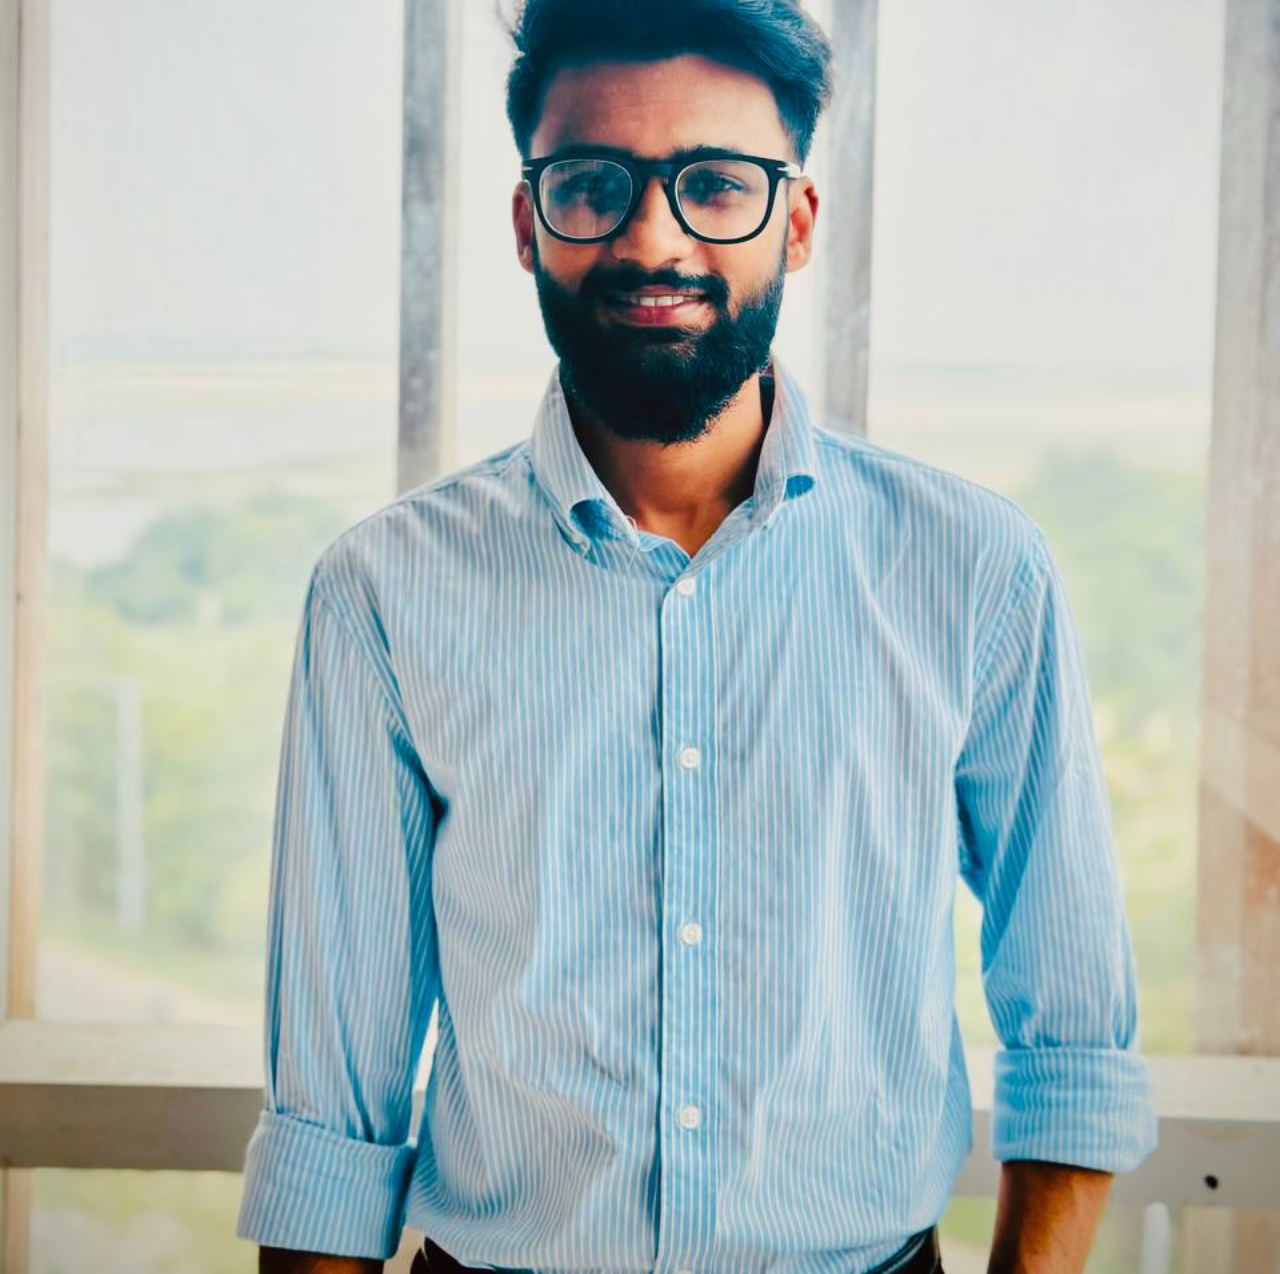
<file: index.html>
<!DOCTYPE html>
<html lang="en">

<head>
  <meta charset="UTF-8">
  <meta name="viewport" content="width=device-width, initial-scale=1.0">
  <title>Al Amin Pramanik</title>

  <!-- googlefonts -->
  <link rel="preconnect" href="https://fonts.googleapis.com">
  <link rel="preconnect" href="https://fonts.gstatic.com" crossorigin>
  <link
    href="https://fonts.googleapis.com/css2?family=Inter:ital,opsz,wght@0,14..32,100..900;1,14..32,100..900&display=swap"
    rel="stylesheet">

  <!-- fontawesome -->
  <link rel="stylesheet" href="https://cdnjs.cloudflare.com/ajax/libs/font-awesome/6.0.0-beta3/css/all.min.css">

  <!-- Stylesheet -->
  <link rel="stylesheet" href="styles.css">
</head>

<body>

  <!-- header section -->
  <header id="header">
    <div class="left-section">
      <a class="logo" href="#">Al Amin.</a>
    </div>

    <nav>
      <a class="nav-item active" href="#">Home</a>
      <a class="nav-item" href="#">Service</a>
      <a class="nav-item" href="#">Projects</a>
      <a class="nav-item" href="#">About</a>
      <a class="nav-item" href="#">Contacts</a>
    </nav>

  </header>

  <!-- Hero section -->
  <section id="hero">
    <div class="hero-left">
      <div class="content">

        <h1>Hi, I'm Al Amin Pramanik</h1>
        <h3>Creative Web Designer</h3>
        <p>
          I’m Al Amin Pramanik, a creative web designer passionate about building innovative digital experiences. With a
          focus on clean design, intuitive user experiences, and the latest web technologies, I help brands and
          businesses transform their online presence. Whether you're looking to revamp your current site or build
          something from the ground up, I’m here to bring your ideas to life. Let’s create something amazing together!
        </p>
        <p>Lorem ipsum dolor, sit amet consectetur adipisicing elit. Ipsum odit dignissimos qui libero, quam dolorem ut unde expedita rerum impedit et quibusdam tempora sunt non, consequatur nihil molestiae? Libero, ipsum!</p>

        <div class="cta">
          <button class="cta-1">Hire Me</button>
          <button class="cta-2">Contact Me</button>
        </div>

        <div class="social-icon">
          <i class="fa-brands fa-facebook-f"></i>
          <i class="fa-brands fa-linkedin-in"></i>
          <i class="fa-brands fa-twitter"></i>
          <i class="fa-brands fa-youtube"></i>
          <i class="fa-brands fa-tiktok"></i>
        </div>

      </div>
    </div>
    <div class="hero-right"></div>
  </section>
<!-- CodeGenWeb 2024 -->
</body>

</html>
</file>
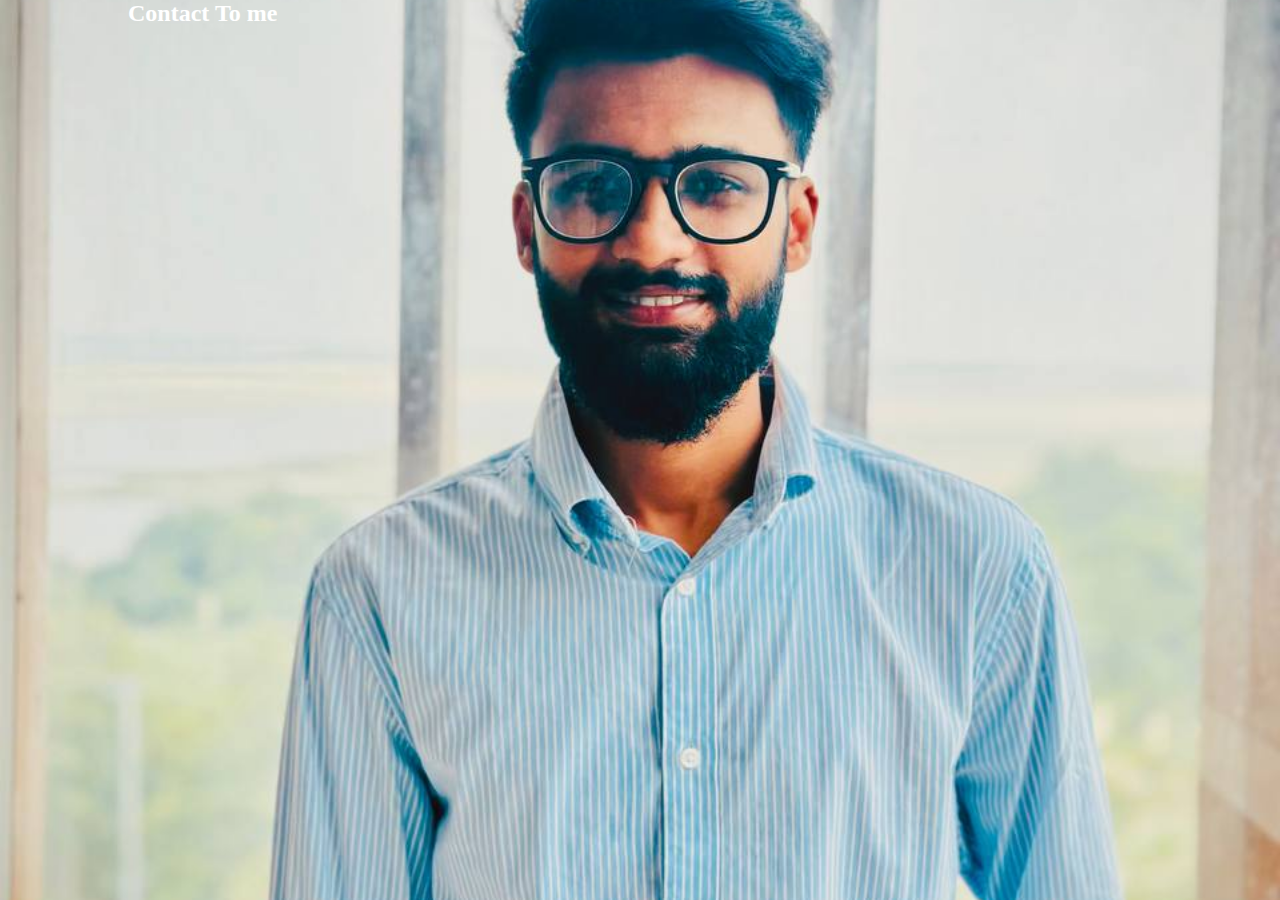
<file: contact.html>
<!DOCTYPE html>
<html lang="en">
<head>
    <meta charset="UTF-8">
    <meta name="viewport" content="width=device-width, initial-scale=1.0">
    <title>Contact</title>
    <link rel="stylesheet" href="styles.css"
</head>
<body>
    <h2>Contact To me</h2>
    <p>Lorem ipsum dolor sit amet consectetur adipisicing elit. Ex doloremque iste animi dolorem, tenetur quas magni voluptatum? Laborum aperiam accusamus doloremque earum dolor illo error in? Et veniam necessitatibus eos!</p>
</body>
</html>
</file>
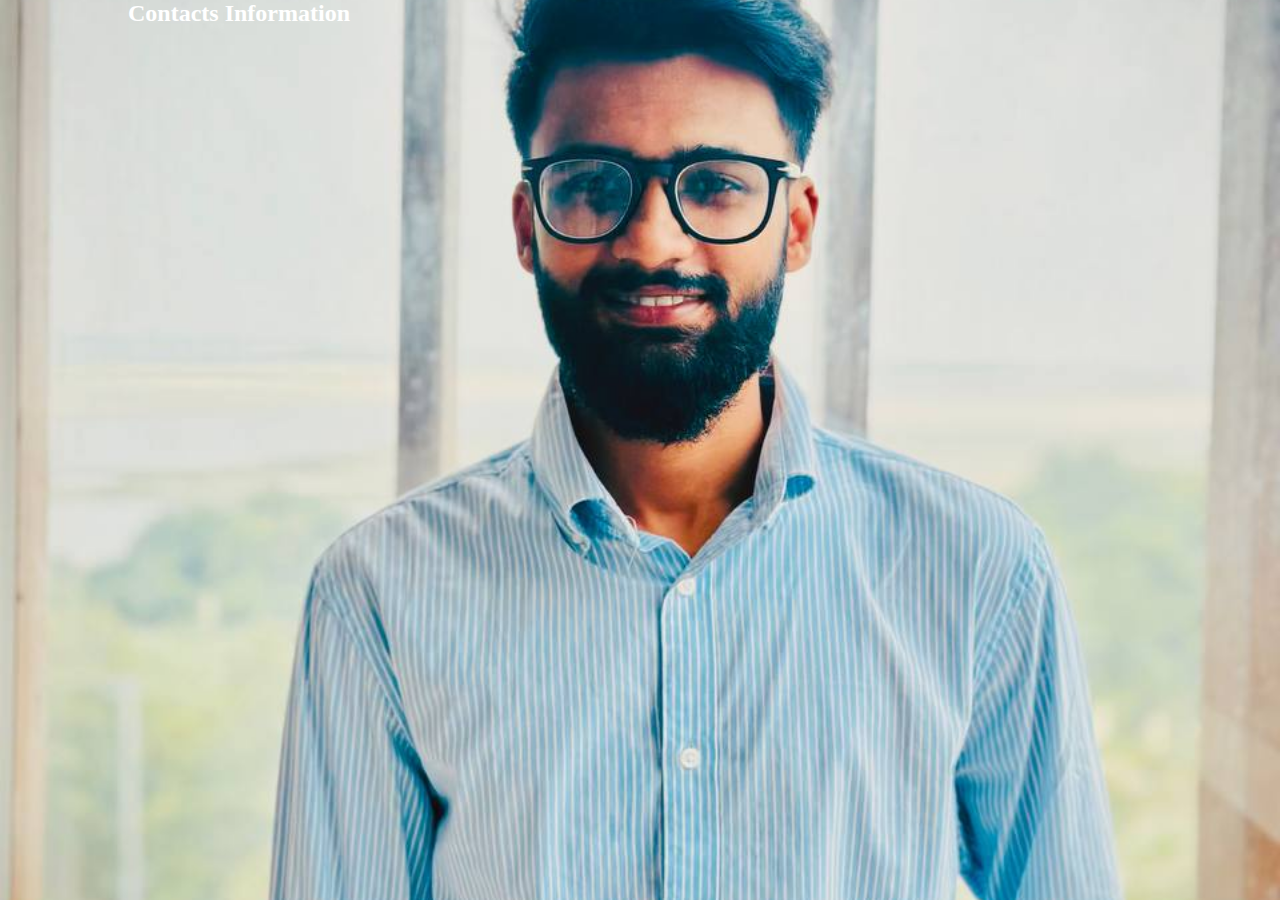
<file: ontacts.html>
<!DOCTYPE html>
<html lang="en">
<head>
    <meta charset="UTF-8">
    <meta name="viewport" content="width=device-width, initial-scale=1.0">
    <title>Contacts</title>
    <link rel="stylesheet" href="styles.css"
</head>
<body>
    <h2>Contacts Information</h2>
    <p>Lorem ipsum dolor sit amet consectetur adipisicing elit. Ex doloremque iste animi dolorem, tenetur quas magni voluptatum? Laborum aperiam accusamus doloremque earum dolor illo error in? Et veniam necessitatibus eos!</p>
</body>
</html>
</file>
<file: styles.css>
* {
  padding: 0;
  margin: 0;
  border: none;
  outline: 0;
  text-decoration: none;
  color: white;
}

body {
  background-color: rgb(6, 7, 12);
  font-family: inter;
  background-image: url(alamin.jpeg);
  background-repeat: no-repeat;
  background-position: center;
  background-size: cover;
  height: 100vh;
  padding: 0 10%;
}

/* Header */
#header, nav {
  display: flex;
  align-items: center;
  justify-content: space-between;
  padding-top: 10px;
  padding-bottom: 10px;
  z-index: 1;
}

.nav-item {
  font-size: 1.2rem;
  font-weight: 500;
  margin-left: 60px;
  transition: color 0.12s, transform 0.12s;
}

nav .active {
  color: #3FA2F6;
}

.nav-item:hover {
  color: #3FA2F6;
}

.nav-item:active {
  transform: scale(1.1);
}

/* logo */
.logo {
  font-size: 2rem;
  font-weight: 800;
}

/* Hero-section */
#hero {
  display: grid;
  grid-template-columns: 1fr 1fr;
}
/* Left */
.hero-left {
  display: flex;
  align-items: center;
  padding-top: 150px;
  z-index: 1;
}

h1{
  font-size: 4rem;
  font-weight: 800;
  padding: 25px 0;
}

h3 {
  font-size: 2.3rem;
  font-weight: 800;
  color: #3FA2F6;
  padding-bottom: 40px;
}

p {
  font-size: 1.2rem;
  color: lightgray;
  line-height: 1.5;
  padding-bottom: 50px;
}

/* button */
.cta button {
  color: black;
  font-size: 1.2rem;
  font-weight: 600;
  padding: 15px 0;
  width: 200px;
  border:none;
  border-radius: 8px;
  margin-right: 50px;
  background-color: #3FA2F6;
  margin-bottom: 180px;
  transition: background-color 0.12s, border 0.12s, color 0.21s, padding 0.12s;
}

.cta .cta-1:hover {
  background-color: transparent;
  color: #3FA2F6;
  border: 2px solid #3FA2F6;
  padding: 13px 0;
}

.cta .cta-2:hover {
  background-color: #3fa1f6;
  color: #000000;
}

.cta .cta-2 {
  background-color: transparent;
  color: #3FA2F6;
  border: 2px solid #3FA2F6;
  padding: 13px 0;
}

/* Icons */
.social-icon {
  display: flex;
  align-items: center;
  gap: 25px;
}

.social-icon{
  padding-bottom: 50px;
}

.social-icon i {
font-size: 1.2rem;
color: #3FA2F6;
border: 1px solid #3FA2F6;
border-radius: 50px;
padding: 8px;
height: 25px;
width: 25px;
display: flex;
align-items: center;
justify-content: center;
transition: transform 0.12s, box-shadow 0.12s;
cursor: pointer;

}

.social-icon i:hover {
  transform: scale(1.1);
  text-shadow: 0 0 10px #3FA2F6;
}

/* Right section */

.hero-right {
  transition: background-color 3s, box-shadow 3s;
  cursor: pointer;
}
.hero-right:hover {
  background-color: rgba(6, 7, 12, 0.705);
  box-shadow: 
    0 0 20px rgb(6, 7, 12),
    0 0 50px rgb(6, 7, 12),
    0 0 100px rgb(6, 7, 12),
    0 0 200px rgb(6, 7, 12);
}

/* Animations */
@keyframes fadeIn {
  from{
    transform: translateY(40px);
    opacity: 0;
  }
  to{
    transform: translateY(0);
    opacity: 1;
  }
}

@keyframes fadeInTop {
  from{
    transform: translateY(-100%);
    opacity: 0;
  }
  to{
    transform: translateY(0);
    opacity: 1;
  }
}

@keyframes backgroundZoom {
  from{
    background-size: 80%;
  }
  to{
    background-size: 100%;
  }
}




/* Apply Animations */
h1 {
  animation: fadeIn 1.2s ease-out forwards;
  opacity: 0;
  animation-delay: 0.2s;
}

h3 {
  animation: fadeIn 1.4s ease-out forwards;
  opacity: 0;
  animation-delay: 0.4s;
}

p {
  animation: fadeIn 1.6s ease-out forwards;
  opacity: 0;
  animation-delay: 0.6s;
}
button {
  animation: fadeIn 1.8s ease-out forwards;
  opacity: 0;
  animation-delay: 0.8s;
}

.social-icon {
  animation: fadeIn 2s ease-out forwards;
  opacity: 0;
  animation-delay: 1s;
}

.nav-item,
.left-section {
  animation: fadeInTop 1s ease-in forwards;
  opacity: 0;
}

body {
  animation: backgroundZoom 3s ease-in forwards;
}
</file>
